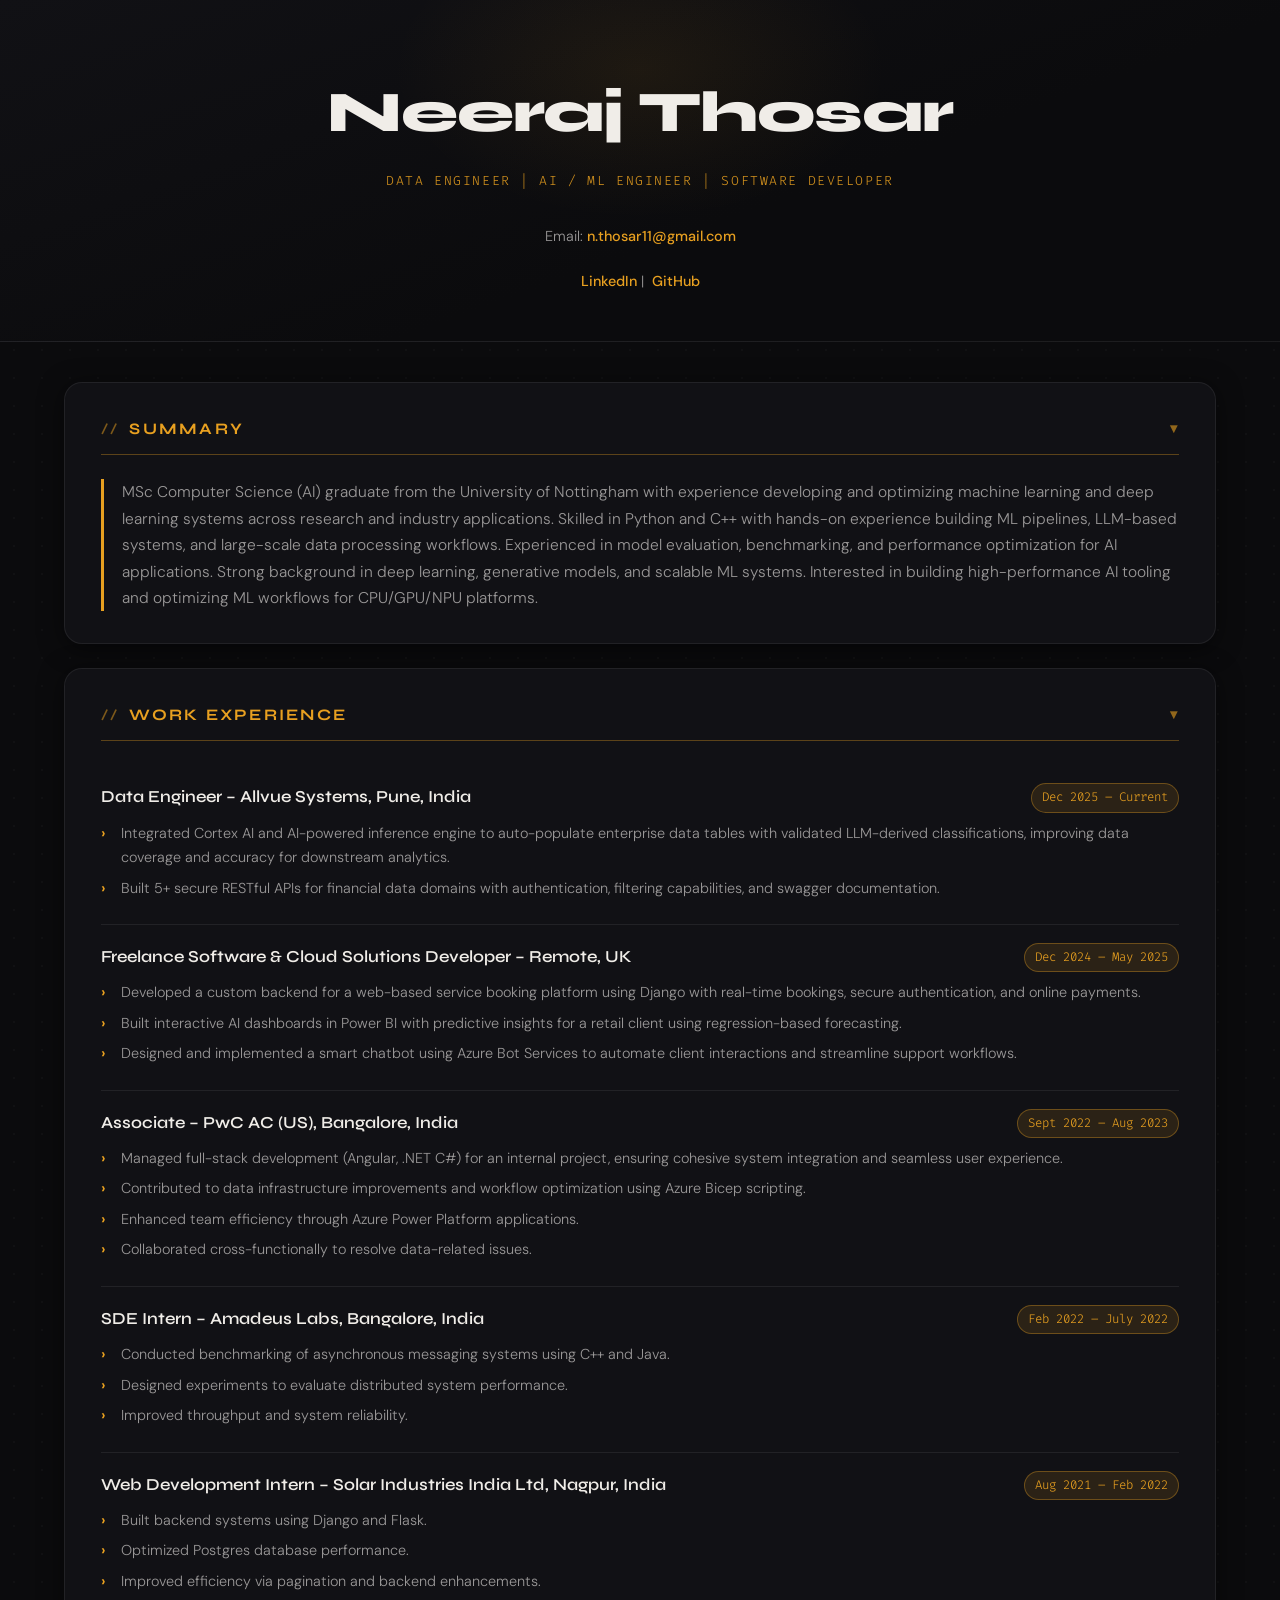
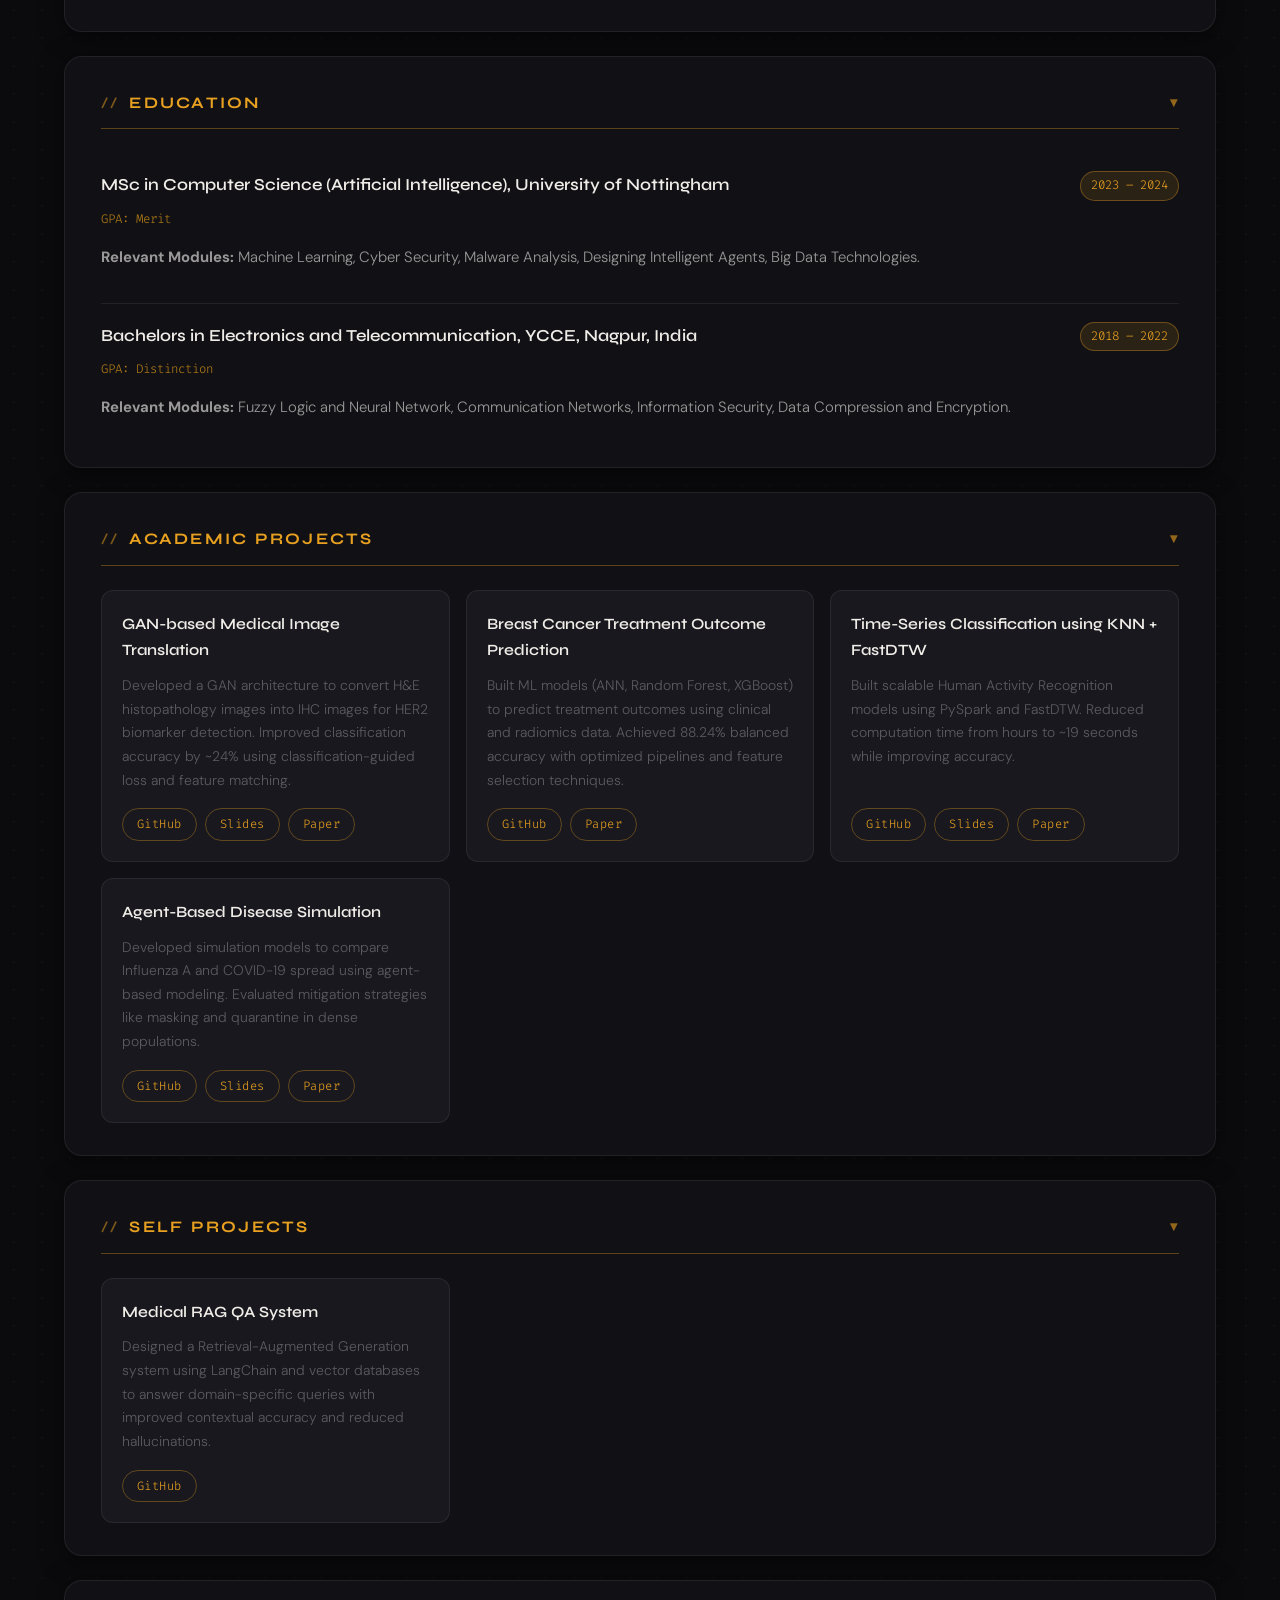
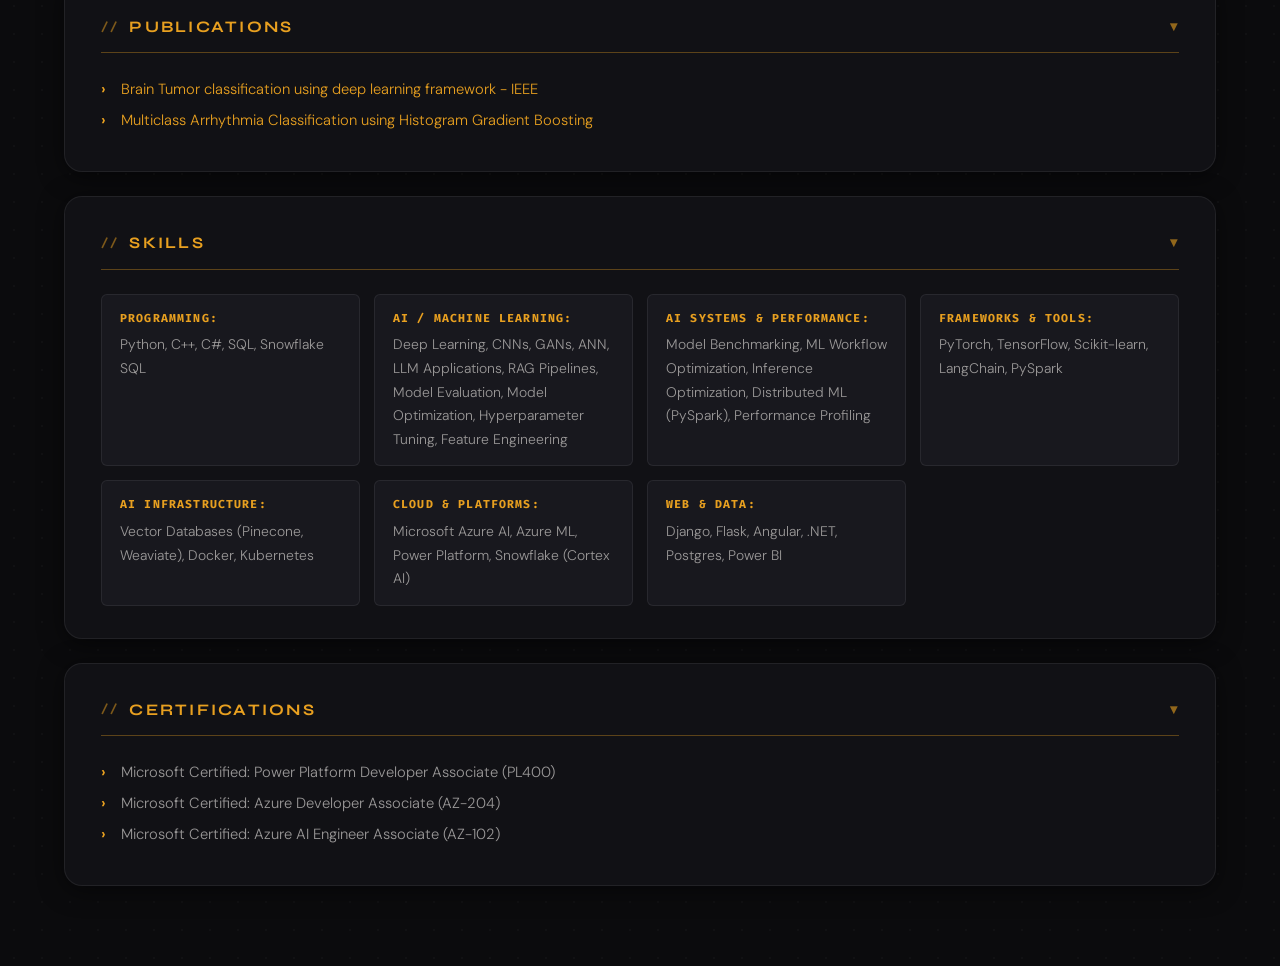
<file: index.html>
<!DOCTYPE html>
<html lang="en">
<head>
    <meta charset="UTF-8">
    <meta name="viewport" content="width=device-width, initial-scale=1.0">
    <title>Neeraj Thosar - CV</title>
    <link rel="stylesheet" href="styles.css?v=2">
</head>
<body>
    <header class="hero">
        <div class="hero__top">
            <h1>Neeraj Thosar</h1>
            <p class="hero__tagline">Data Engineer | AI / ML Engineer | Software Developer</p>
        </div>
        <div class="hero__contact">
            <p>Email: <a href="mailto:n.thosar11@gmail.com">n.thosar11@gmail.com</a></p>
        </div>
        <p><a href="https://www.linkedin.com/in/neeraj-thosar" target="_blank">LinkedIn</a> | <a href="https://github.com/neeraj-t11" target="_blank">GitHub</a></p>
    </header>

    <main>
        <section id="summary">
            <h2>Summary</h2>
            <p>MSc Computer Science (AI) graduate from the University of Nottingham with experience developing and optimizing machine
                learning and deep learning systems across research and industry applications. Skilled in Python and C++ with hands-on
                experience building ML pipelines, LLM-based systems, and large-scale data processing workflows. Experienced in model
                evaluation, benchmarking, and performance optimization for AI applications. Strong background in deep learning, generative
                models, and scalable ML systems. Interested in building high-performance AI tooling and optimizing ML workflows for
                CPU/GPU/NPU platforms.
</p>
        </section>


        
        <section id="experience">
            <h2>Work Experience</h2>

            <div class="entry">
                <div class="exp-header">
                    <h3>Data Engineer – Allvue Systems, Pune, India</h3>
                    <span>Dec 2025 – Current</span>
                </div>
                <ul>
                    <li>Integrated Cortex AI and AI-powered inference engine to auto-populate enterprise data tables with validated LLM-derived classifications, improving data coverage and accuracy for downstream analytics.</li>
                    <li>Built 5+ secure RESTful APIs for financial data domains with authentication, filtering capabilities, and swagger documentation.</li>
                </ul>
            </div>

            <div class="entry">
                <div class="exp-header">
                    <h3>Freelance Software & Cloud Solutions Developer – Remote, UK</h3>
                    <span>Dec 2024 – May 2025</span>
                </div>
                <ul>
                    <li>Developed a custom backend for a web-based service booking platform using Django with real-time bookings, secure authentication, and online payments.</li>
                    <li>Built interactive AI dashboards in Power BI with predictive insights for a retail client using regression-based forecasting.</li>
                    <li>Designed and implemented a smart chatbot using Azure Bot Services to automate client interactions and streamline support workflows.</li>
                </ul>
            </div>

            <div class="entry">
                <div class="exp-header">
                    <h3>Associate – PwC AC (US), Bangalore, India</h3>
                    <span>Sept 2022 – Aug 2023</span>
                </div>
                <ul>
                    <li>Managed full-stack development (Angular, .NET C#) for an internal project, ensuring cohesive system integration and seamless user experience.</li>
                    <li>Contributed to data infrastructure improvements and workflow optimization using Azure Bicep scripting.</li>
                    <li>Enhanced team efficiency through Azure Power Platform applications.</li>
                    <li>Collaborated cross-functionally to resolve data-related issues.</li>
                </ul>
            </div>

            <div class="entry">
                <div class="exp-header">
                    <h3>SDE Intern – Amadeus Labs, Bangalore, India</h3>
                    <span>Feb 2022 – July 2022</span>
                </div>
                <ul>
                    <li>Conducted benchmarking of asynchronous messaging systems using C++ and Java.</li>
                    <li>Designed experiments to evaluate distributed system performance.</li>
                    <li>Improved throughput and system reliability.</li>
                </ul>
            </div>

            <div class="entry">
                <div class="exp-header">
                    <h3>Web Development Intern – Solar Industries India Ltd, Nagpur, India</h3>
                    <span>Aug 2021 – Feb 2022</span>
                </div>
                <ul>
                    <li>Built backend systems using Django and Flask.</li>
                    <li>Optimized Postgres database performance.</li>
                    <li>Improved efficiency via pagination and backend enhancements.</li>
                </ul>
            </div>

        </section>



        <section id="education">
            <h2>Education</h2>

            <div class="entry">
                <div class="exp-header">
                    <h3>MSc in Computer Science (Artificial Intelligence), University of Nottingham</h3>
                    <span>2023 – 2024</span>
                </div>
                <p class="meta">GPA: Merit</p>
                <p><strong>Relevant Modules:</strong> Machine Learning, Cyber Security, Malware Analysis, Designing Intelligent Agents, Big Data Technologies.</p>
            </div>

            <div class="entry">
                <div class="exp-header">
                    <h3>Bachelors in Electronics and Telecommunication, YCCE, Nagpur, India</h3>
                    <span>2018 – 2022</span>
                </div>
                <p class="meta">GPA: Distinction</p>
                <p><strong>Relevant Modules:</strong> Fuzzy Logic and Neural Network, Communication Networks, Information Security, Data Compression and Encryption.</p>
            </div>

        </section>

        
        <section id="academic-projects">
            <h2>Academic Projects</h2>

            <div class="project-grid">

                <div class="card">
                    <div class="card-content">
                        <h3>GAN-based Medical Image Translation</h3>
                        <p>
                            Developed a GAN architecture to convert H&E histopathology images into IHC images for HER2 biomarker detection. 
                            Improved classification accuracy by ~24% using classification-guided loss and feature matching.
                        </p>
                    </div>

                    <div class="project-links">
                        <a href="https://github.com/neeraj-t11/HE_IHC_translation_dissertation" target="_blank">GitHub</a>
                        <a href="projects/gan-project/index.html" target="_blank">Slides</a>
                        <a href="projects/gan-project/paper.pdf" target="_blank">Paper</a>
                    </div>
                </div>

                <div class="card">
                    <div class="card-content">
                        <h3>Breast Cancer Treatment Outcome Prediction</h3>
                        <p>
                            Built ML models (ANN, Random Forest, XGBoost) to predict treatment outcomes using clinical and radiomics data. 
                            Achieved 88.24% balanced accuracy with optimized pipelines and feature selection techniques.
                        </p>
                    </div>

                    <div class="project-links">
                        <a href="https://github.com/neeraj-t11/Breast-Cancer-PCR-RFS-prediction" target="_blank">GitHub</a>
                        <!-- <a href="projects/breast-cancer/index.html" target="_blank">Slides</a> -->
                        <a href="projects/breast-cancer/paper.pdf" target="_blank">Paper</a>
                    </div>
                </div>


                <div class="card">
                    <div class="card-content">
                        <h3>Time-Series Classification using KNN + FastDTW</h3>
                        <p>
                            Built scalable Human Activity Recognition models using PySpark and FastDTW. 
                            Reduced computation time from hours to ~19 seconds while improving accuracy.
                        </p>
                    </div>

                    <div class="project-links">
                        <a href="https://github.com/neeraj-t11/Time-Series-Classification-using-KNN-with-DTW" target="_blank">GitHub</a>
                        <a href="projects/time-series/index.html" target="_blank">Slides</a>
                        <a href="projects/time-series/paper.pdf" target="_blank">Paper</a>
                    </div>
                </div>

                <div class="card">
                    <div class="card-content">
                        <h3>Agent-Based Disease Simulation</h3>
                        <p>
                            Developed simulation models to compare Influenza A and COVID-19 spread using agent-based modeling. 
                            Evaluated mitigation strategies like masking and quarantine in dense populations.
                        </p>
                    </div>

                    <div class="project-links">
                        <a href="https://github.com/neeraj-t11/COMP4105-Agent-Based-Epidemiology" target="_blank">GitHub</a>
                        <a href="projects/simulation/index.html" target="_blank">Slides</a>
                        <a href="projects/simulation/paper.pdf" target="_blank">Paper</a>
                    </div>
                </div>

            </div>
        </section>


        <section id="self-projects">
        <h2>Self Projects</h2>
            <div class="project-grid">
                <div class="card">
                    <div class="card-content">
                        <h3>Medical RAG QA System</h3>
                        <p>
                            Designed a Retrieval-Augmented Generation system using LangChain and vector databases to answer domain-specific queries 
                            with improved contextual accuracy and reduced hallucinations.
                        </p>
                    </div>

                    <div class="project-links">
                        <a href="https://github.com/neeraj-t11/Medical-Chatbot-RAG" target="_blank">GitHub</a>
                    </div>
                </div>
            </div>
        </section>

        <section id="publications">
            <h2>Publications</h2>
            <ul>
                <li><a href="https://ieeexplore.ieee.org/document/9929922" target="_blank">Brain Tumor classification using deep learning framework - IEEE</a></li>
                <li><a href="https://doi.org/10.1109/R10-HTC54060.2022.9929922" target="_blank">Multiclass Arrhythmia Classification using Histogram Gradient Boosting</a></li>
            </ul>
        </section>

        <!-- SKILLS -->
        <section id="skills">
            <h2>Skills</h2>
            <div class="skills-grid">

                <div class="skill-group">
                    <p><strong>Programming:</strong> Python, C++, C#, SQL, Snowflake SQL</p>
                </div>

                <div class="skill-group">
                    <p><strong>AI / Machine Learning:</strong> Deep Learning, CNNs, GANs, ANN, LLM Applications, RAG Pipelines, Model Evaluation, Model Optimization, Hyperparameter Tuning, Feature Engineering</p>
                </div>

                <div class="skill-group">
                    <p><strong>AI Systems & Performance:</strong> Model Benchmarking, ML Workflow Optimization, Inference Optimization, Distributed ML (PySpark), Performance Profiling</p>
                </div>

                <div class="skill-group">
                    <p><strong>Frameworks & Tools:</strong> PyTorch, TensorFlow, Scikit-learn, LangChain, PySpark</p>
                </div>

                <div class="skill-group">
                    <p><strong>AI Infrastructure:</strong> Vector Databases (Pinecone, Weaviate), Docker, Kubernetes</p>
                </div>

                <div class="skill-group">
                    <p><strong>Cloud & Platforms:</strong> Microsoft Azure AI, Azure ML, Power Platform, Snowflake (Cortex AI)</p>
                </div>

                <div class="skill-group">
                    <p><strong>Web & Data:</strong> Django, Flask, Angular, .NET, Postgres, Power BI</p>
                </div>

            </div>
        </section>

        <section id="certifications">
            <h2>Certifications</h2>
            <ul>
                <li>Microsoft Certified: Power Platform Developer Associate (PL400)</li>
                <li>Microsoft Certified: Azure Developer Associate (AZ-204)</li>
                <li>Microsoft Certified: Azure AI Engineer Associate (AZ-102)</li>
            </ul>
        </section>

    </main>

    <script src="script.js"></script>
</body>
</html>
</file>
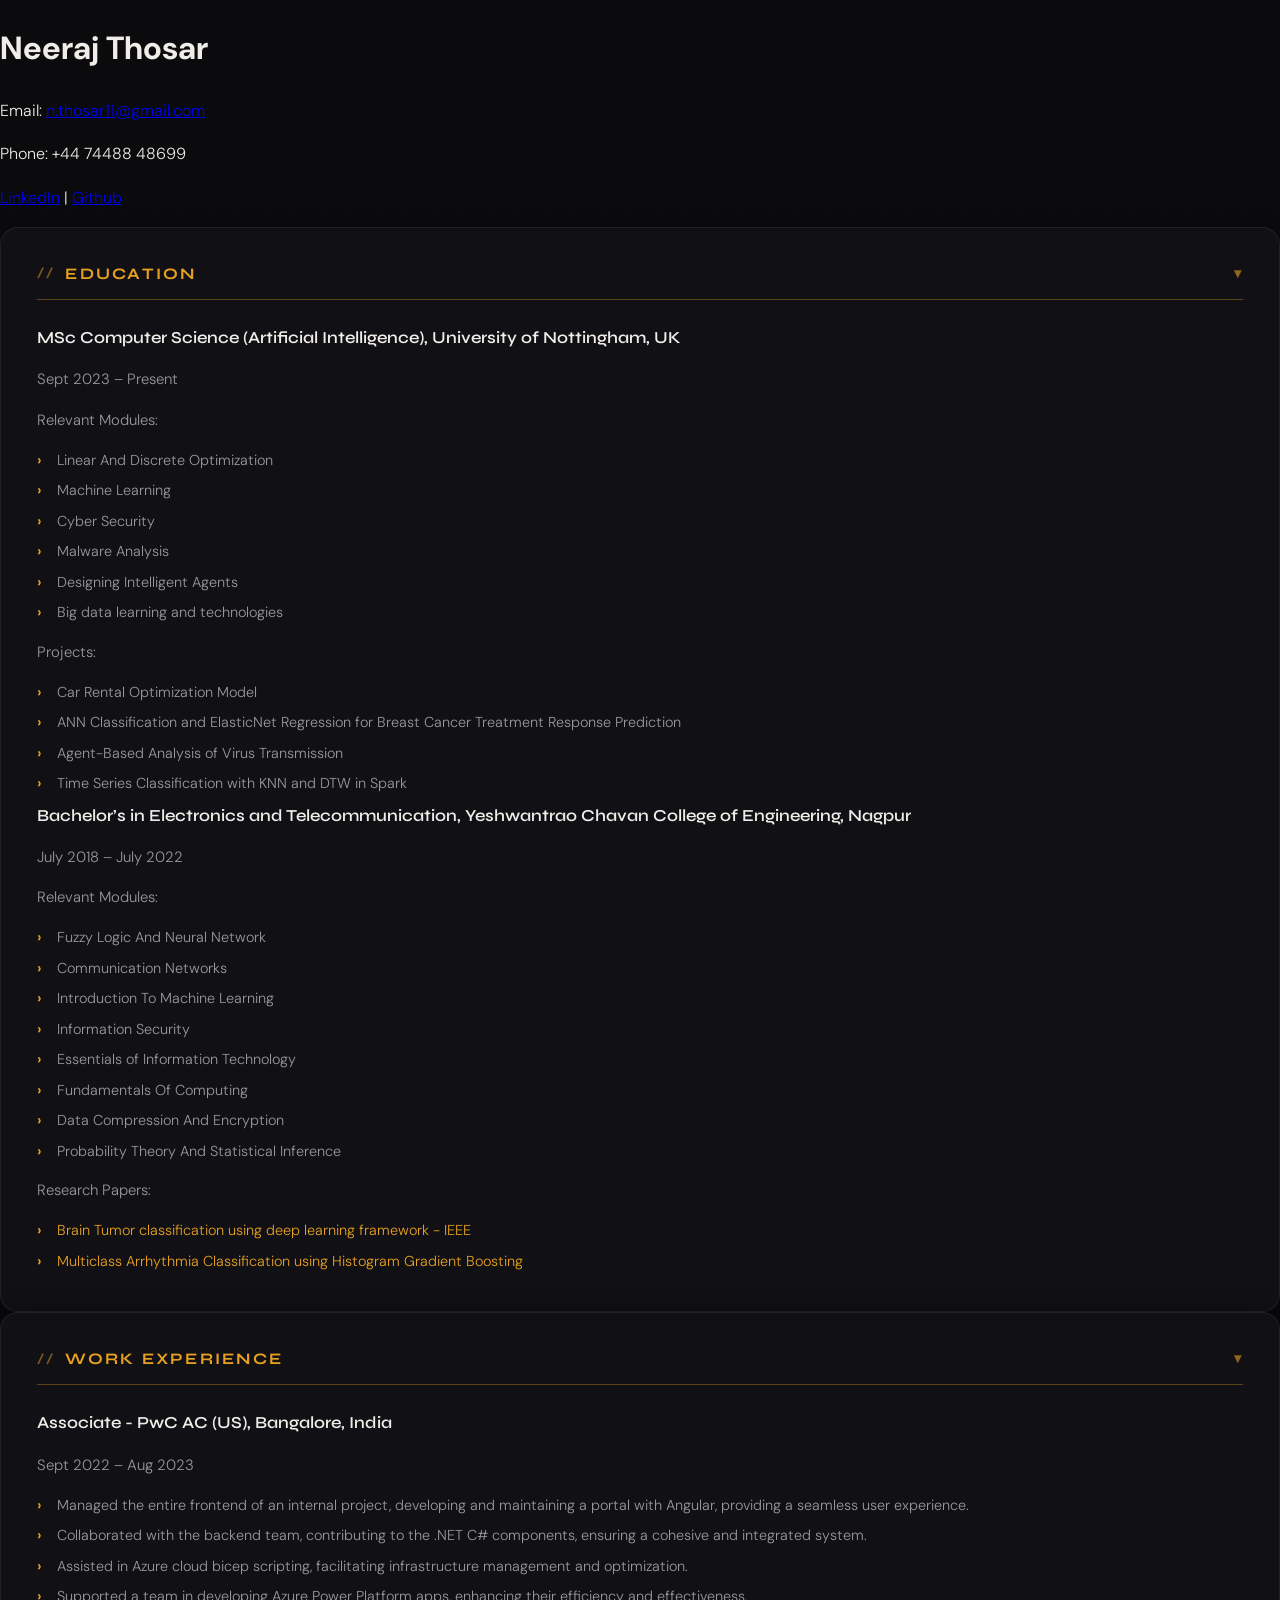
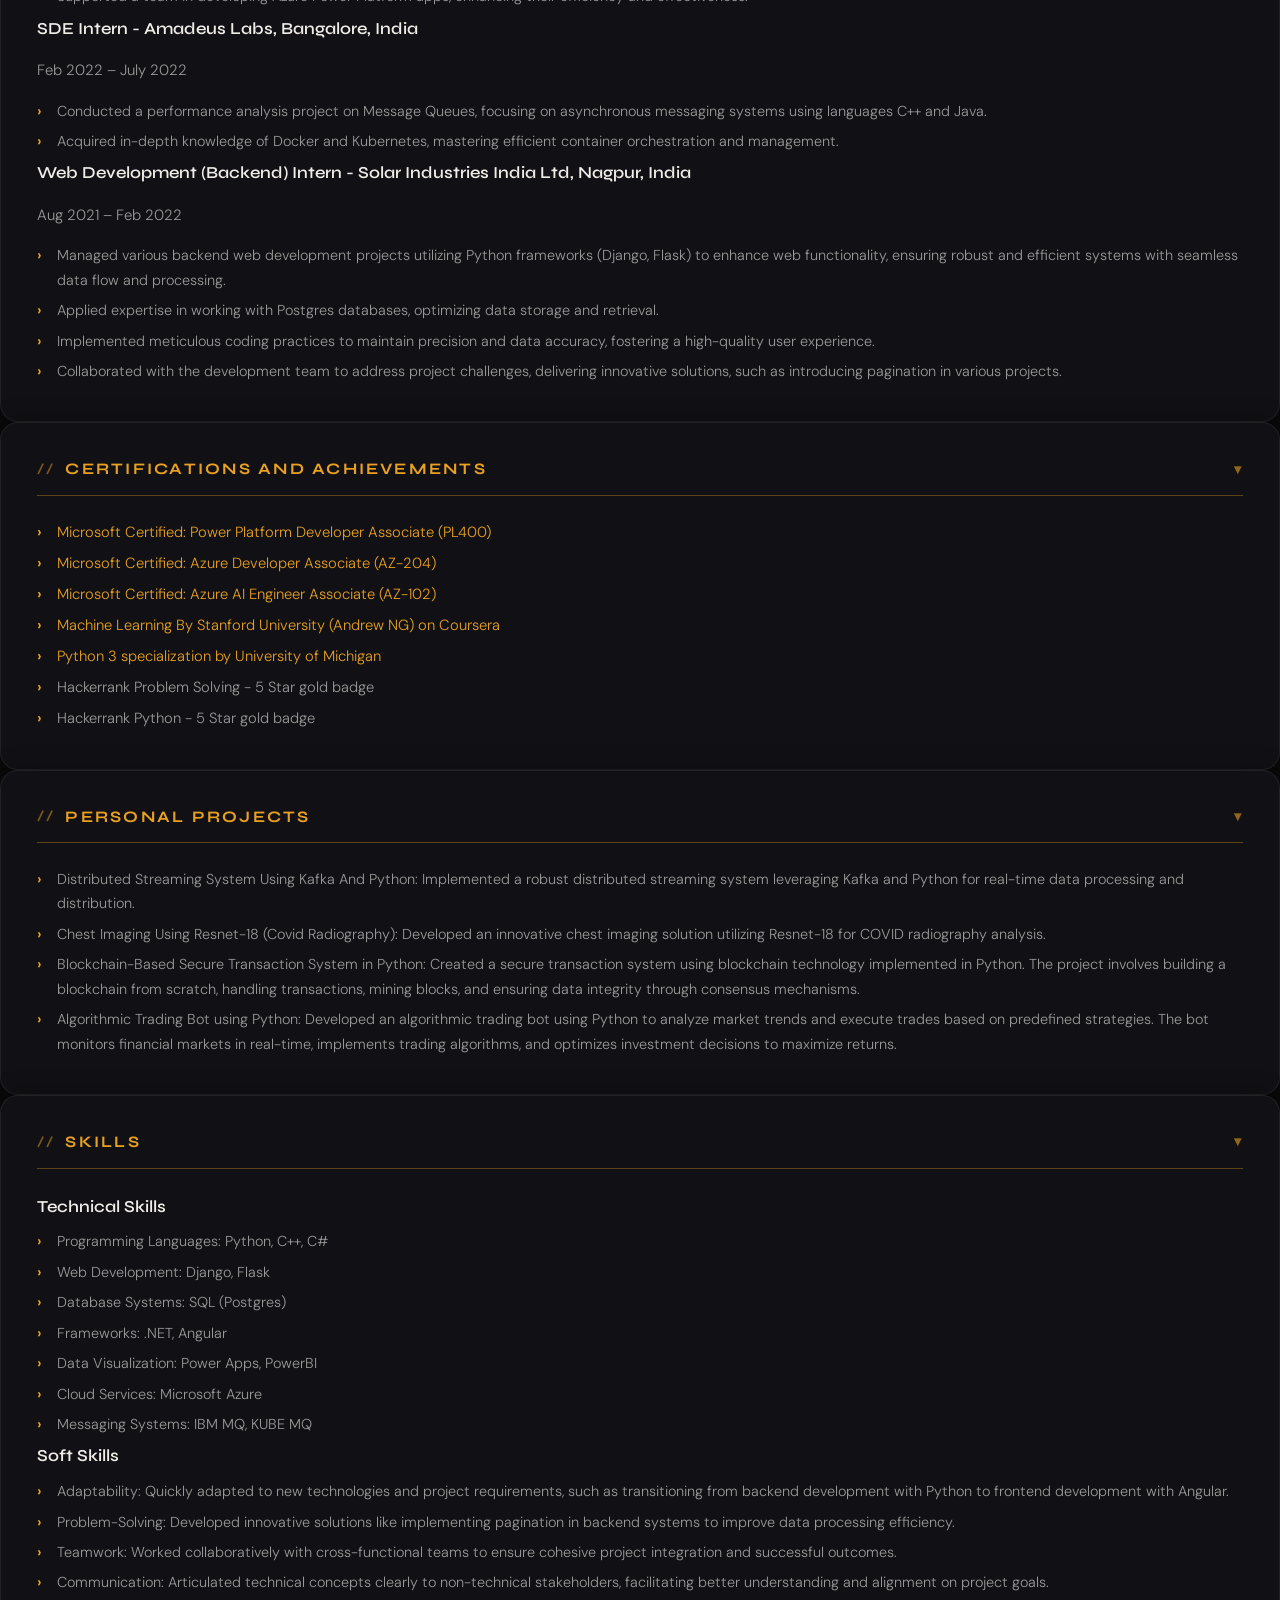
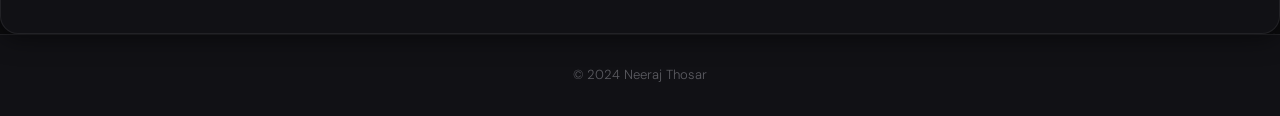
<file: index_old.html>
<!DOCTYPE html>
<html lang="en">
<head>
    <meta charset="UTF-8">
    <meta name="viewport" content="width=device-width, initial-scale=1.0">
    <title>Neeraj Thosar - CV</title>
    <link rel="stylesheet" href="styles.css">
</head>
<body>
    <header>
        <h1>Neeraj Thosar</h1>
        <p>Email: <a href="mailto:n.thosar11@gmail.com">n.thosar11@gmail.com</a></p>
        <p>Phone: +44 74488 48699</p>
        <p><a href="https://www.linkedin.com/in/neeraj-thosar" target="_blank">LinkedIn</a> | <a href="https://github.com/neeraj-t11" target="_blank">Github</a></p>
    </header>
    
    <section id="education">
        <h2>Education</h2>
        <h3>MSc Computer Science (Artificial Intelligence), University of Nottingham, UK</h3>
        <p>Sept 2023 – Present</p>
        <p>Relevant Modules:</p>
        <ul>
            <li>Linear And Discrete Optimization</li>
            <li>Machine Learning</li>
            <li>Cyber Security</li>
            <li>Malware Analysis</li>
            <li>Designing Intelligent Agents</li>
            <li>Big data learning and technologies</li>
        </ul>
        <p>Projects:</p>
        <ul>
            <li>Car Rental Optimization Model</li>
            <li>ANN Classification and ElasticNet Regression for Breast Cancer Treatment Response Prediction</li>
            <li>Agent-Based Analysis of Virus Transmission</li>
            <li>Time Series Classification with KNN and DTW in Spark</li>
        </ul>
        <h3>Bachelor’s in Electronics and Telecommunication, Yeshwantrao Chavan College of Engineering, Nagpur</h3>
        <p>July 2018 – July 2022</p>
        <p>Relevant Modules:</p>
        <ul>
            <li>Fuzzy Logic And Neural Network</li>
            <li>Communication Networks</li>
            <li>Introduction To Machine Learning</li>
            <li>Information Security</li>
            <li>Essentials of Information Technology</li>
            <li>Fundamentals Of Computing</li>
            <li>Data Compression And Encryption</li>
            <li>Probability Theory And Statistical Inference</li>
        </ul>
        <p>Research Papers:</p>
        <ul>
            <li><a href="https://ieeexplore.ieee.org/document/9929922" target="_blank">Brain Tumor classification using deep learning framework - IEEE</a></li>
            <li><a href="https://doi.org/10.1109/R10-HTC54060.2022.9929922" target="_blank">Multiclass Arrhythmia Classification using Histogram Gradient Boosting</a></li>
        </ul>
    </section>

    <section id="work-experience">
        <h2>Work Experience</h2>
        <h3>Associate - PwC AC (US), Bangalore, India</h3>
        <p>Sept 2022 – Aug 2023</p>
        <ul>
            <li>Managed the entire frontend of an internal project, developing and maintaining a portal with Angular, providing a seamless user experience.</li>
            <li>Collaborated with the backend team, contributing to the .NET C# components, ensuring a cohesive and integrated system.</li>
            <li>Assisted in Azure cloud bicep scripting, facilitating infrastructure management and optimization.</li>
            <li>Supported a team in developing Azure Power Platform apps, enhancing their efficiency and effectiveness.</li>
        </ul>
        <h3>SDE Intern - Amadeus Labs, Bangalore, India</h3>
        <p>Feb 2022 – July 2022</p>
        <ul>
            <li>Conducted a performance analysis project on Message Queues, focusing on asynchronous messaging systems using languages C++ and Java.</li>
            <li>Acquired in-depth knowledge of Docker and Kubernetes, mastering efficient container orchestration and management.</li>
        </ul>
        <h3>Web Development (Backend) Intern - Solar Industries India Ltd, Nagpur, India</h3>
        <p>Aug 2021 – Feb 2022</p>
        <ul>
            <li>Managed various backend web development projects utilizing Python frameworks (Django, Flask) to enhance web functionality, ensuring robust and efficient systems with seamless data flow and processing.</li>
            <li>Applied expertise in working with Postgres databases, optimizing data storage and retrieval.</li>
            <li>Implemented meticulous coding practices to maintain precision and data accuracy, fostering a high-quality user experience.</li>
            <li>Collaborated with the development team to address project challenges, delivering innovative solutions, such as introducing pagination in various projects.</li>
        </ul>
    </section>

    <section id="certifications">
        <h2>Certifications and Achievements</h2>
        <ul>
            <li><a href="https://learn.microsoft.com/api/credentials/share/en-us/neerajthosar-0647/1983FA128CF00463?sharingId=6A936F6DA5BC5CF3" target="_blank">Microsoft Certified: Power Platform Developer Associate (PL400)</a></li>
            <li><a href="https://learn.microsoft.com/api/credentials/share/en-us/neerajthosar-0647/93246AC25E1A77B9?sharingId=6A936F6DA5BC5CF3" target="_blank">Microsoft Certified: Azure Developer Associate (AZ-204)</a></li>
            <li><a href="https://learn.microsoft.com/api/credentials/share/en-us/neerajthosar-0647/A21BE927247128DD?sharingId=6A936F6DA5BC5CF3" target="_blank">Microsoft Certified: Azure AI Engineer Associate (AZ-102)</a></li>
            <li><a href="https://coursera.org/share/1f84e748b219d47a245b483a3388b0a3" target="_blank">Machine Learning By Stanford University (Andrew NG) on Coursera</a></li>
            <li><a href="https://coursera.org/share/4b7bb2c3c0264dc5b452ecd4bbb6f4dd" target="_blank">Python 3 specialization by University of Michigan</a></li>
            <li>Hackerrank Problem Solving - 5 Star gold badge</li>
            <li>Hackerrank Python - 5 Star gold badge</li>
        </ul>
    </section>

    <section id="personal-projects">
        <h2>Personal Projects</h2>
        <ul>
            <li>Distributed Streaming System Using Kafka And Python: Implemented a robust distributed streaming system leveraging Kafka and Python for real-time data processing and distribution.</li>
            <li>Chest Imaging Using Resnet-18 (Covid Radiography): Developed an innovative chest imaging solution utilizing Resnet-18 for COVID radiography analysis.</li>
            <li>Blockchain-Based Secure Transaction System in Python: Created a secure transaction system using blockchain technology implemented in Python. The project involves building a blockchain from scratch, handling transactions, mining blocks, and ensuring data integrity through consensus mechanisms.</li>
            <li>Algorithmic Trading Bot using Python: Developed an algorithmic trading bot using Python to analyze market trends and execute trades based on predefined strategies. The bot monitors financial markets in real-time, implements trading algorithms, and optimizes investment decisions to maximize returns.</li>
        </ul>
    </section>

    <section id="skills">
        <h2>Skills</h2>
        <h3>Technical Skills</h3>
        <ul>
            <li>Programming Languages: Python, C++, C#</li>
            <li>Web Development: Django, Flask</li>
            <li>Database Systems: SQL (Postgres)</li>
            <li>Frameworks: .NET, Angular</li>
            <li>Data Visualization: Power Apps, PowerBI</li>
            <li>Cloud Services: Microsoft Azure</li>
            <li>Messaging Systems: IBM MQ, KUBE MQ</li>
        </ul>
        <h3>Soft Skills</h3>
        <ul>
            <li>Adaptability: Quickly adapted to new technologies and project requirements, such as transitioning from backend development with Python to frontend development with Angular.</li>
            <li>Problem-Solving: Developed innovative solutions like implementing pagination in backend systems to improve data processing efficiency.</li>
            <li>Teamwork: Worked collaboratively with cross-functional teams to ensure cohesive project integration and successful outcomes.</li>
            <li>Communication: Articulated technical concepts clearly to non-technical stakeholders, facilitating better understanding and alignment on project goals.</li>
        </ul>
    </section>

    <footer>
        <p>&copy; 2024 Neeraj Thosar</p>
    </footer>
    <script src="script.js"></script>
</body>
</html>
</file>
<file: styles.css>
/* =============================================
   NEERAJ THOSAR — PORTFOLIO
   Theme: Technical Editorial
   Palette: Deep Obsidian + Amber Gold
   ============================================= */

@import url('https://fonts.googleapis.com/css2?family=Syne:wght@400;600;700;800&family=Fira+Code:wght@400;500&family=DM+Sans:ital,wght@0,300;0,400;0,500;1,300&display=swap');

/* ── CSS Variables ── */
:root {
  --bg:          #0b0b0d;
  --bg-section:  #111115;
  --bg-card:     #18181e;
  --bg-card-alt: #1f1f27;

  --accent:      #e8a020;
  --accent-dim:  #b07a16;
  --accent-glow: rgba(232, 160, 32, 0.12);

  --text-primary:   #f0ede8;
  --text-secondary: #9a9898;
  --text-muted:     #5a5a60;

  --border:      rgba(255, 255, 255, 0.07);
  --border-accent: rgba(232, 160, 32, 0.35);

  --radius-sm: 6px;
  --radius-md: 12px;
  --radius-lg: 18px;

  --shadow-card: 0 4px 24px rgba(0,0,0,0.5);
  --shadow-hover: 0 8px 40px rgba(232,160,32,0.12);

  --font-display: 'Syne', sans-serif;
  --font-mono:    'Fira Code', monospace;
  --font-body:    'DM Sans', sans-serif;

  --max-width: 1200px;
}

/* ── Reset & Base ── */
*, *::before, *::after {
  box-sizing: border-box;
}

html {
  scroll-behavior: smooth;
}

body {
  font-family: var(--font-body);
  font-weight: 300;
  margin: 0;
  padding: 0;
  background-color: var(--bg);
  color: var(--text-primary);
  line-height: 1.7;
  /* Subtle dot-grid texture */
  background-image: radial-gradient(circle, rgba(255,255,255,0.025) 1px, transparent 1px);
  background-size: 28px 28px;
}

/* ── HERO / HEADER ── */
header.hero {
  background: linear-gradient(160deg, #111115 0%, #0b0b0d 60%);
  border-bottom: 1px solid var(--border);
  padding: 64px 40px 48px;
  text-align: center;
  position: relative;
  overflow: hidden;
}

/* Glow orb behind header */
header.hero::before {
  content: '';
  position: absolute;
  top: -80px;
  left: 50%;
  transform: translateX(-50%);
  width: 500px;
  height: 300px;
  background: radial-gradient(ellipse, rgba(232,160,32,0.08) 0%, transparent 70%);
  pointer-events: none;
}

header.hero h1 {
  font-family: var(--font-display);
  font-weight: 800;
  font-size: clamp(2.2rem, 5vw, 3.6rem);
  margin: 0 0 8px;
  letter-spacing: -0.02em;
  color: var(--text-primary);
}

.hero__tagline {
  font-family: var(--font-mono);
  font-size: 0.82rem;
  color: var(--accent);
  letter-spacing: 0.12em;
  text-transform: uppercase;
  margin: 0 0 32px;
  opacity: 0.9;
}

.hero__contact {
  display: flex;
  flex-wrap: wrap;
  gap: 16px 32px;
  justify-content: center;
  margin-bottom: 20px;
}

.hero__contact p {
  margin: 0;
  font-size: 0.9rem;
  color: var(--text-secondary);
}

.hero__contact p a,
header.hero > p a {
  color: var(--accent);
  text-decoration: none;
  font-weight: 500;
  transition: color 0.2s;
}

.hero__contact p a:hover,
header.hero > p a:hover {
  color: var(--text-primary);
}

header.hero > p {
  margin: 0;
  font-size: 0.9rem;
  color: var(--text-secondary);
}

/* Separator dots between links */
header.hero > p a + a {
  margin-left: 4px;
}

/* ── MAIN CONTENT ── */
main {
  max-width: var(--max-width);
  margin: 0 auto;
  padding: 40px 24px 80px;
  display: flex;
  flex-direction: column;
  gap: 24px;
}

/* ── SECTIONS ── */
section {
  background: var(--bg-section);
  border: 1px solid var(--border);
  border-radius: var(--radius-lg);
  padding: 32px 36px;
  box-shadow: var(--shadow-card);
  transition: box-shadow 0.3s;
}

section:hover {
  box-shadow: 0 6px 36px rgba(0,0,0,0.55);
}

section h2 {
  font-family: var(--font-display);
  font-weight: 700;
  font-size: 1rem;
  text-transform: uppercase;
  letter-spacing: 0.14em;
  color: var(--accent);
  margin: 0 0 24px;
  padding-bottom: 12px;
  border-bottom: 1px solid var(--border-accent);
  display: flex;
  align-items: center;
  gap: 10px;
  cursor: pointer;
}

/* Subtle marker before h2 */
section h2::before {
  content: '//';
  font-family: var(--font-mono);
  font-size: 0.75rem;
  opacity: 0.5;
}

/* Collapse indicator arrow */
section h2 .collapse-indicator {
  margin-left: auto;
  font-size: 0.85rem;
  opacity: 0.6;
  font-family: var(--font-body);
  transition: transform 0.2s;
}

section h2.collapsed .collapse-indicator {
  opacity: 0.4;
}

section h3 {
  font-family: var(--font-display);
  font-weight: 600;
  font-size: 1.05rem;
  color: var(--text-primary);
  margin: 0;
}

section p {
  color: var(--text-secondary);
  font-size: 0.93rem;
}

section a {
  color: var(--accent);
  text-decoration: none;
  transition: color 0.2s;
}

section a:hover {
  color: var(--text-primary);
  text-decoration: underline;
}

/* ── SUMMARY ── */
#summary p {
  font-size: 0.97rem;
  color: var(--text-secondary);
  border-left: 3px solid var(--accent);
  padding-left: 18px;
  margin: 0;
}

/* ── EXPERIENCE / EDUCATION ENTRIES ── */
.entry {
  padding: 18px 0;
  border-bottom: 1px solid var(--border);
}

.entry:last-child {
  border-bottom: none;
  padding-bottom: 0;
}

.exp-header {
  display: flex;
  justify-content: space-between;
  align-items: flex-start;
  gap: 12px;
  flex-wrap: wrap;
  margin-bottom: 8px;
}

.exp-header span {
  font-family: var(--font-mono);
  font-size: 0.78rem;
  color: var(--accent);
  white-space: nowrap;
  background: var(--accent-glow);
  border: 1px solid var(--border-accent);
  padding: 3px 10px;
  border-radius: 99px;
  flex-shrink: 0;
}

ul {
  list-style: none;
  padding-left: 0;
  margin: 8px 0 0;
}

ul li {
  position: relative;
  padding-left: 20px;
  margin-bottom: 6px;
  font-size: 0.9rem;
  color: var(--text-secondary);
}

ul li::before {
  content: '›';
  position: absolute;
  left: 0;
  color: var(--accent);
  font-weight: 700;
}

/* Education meta */
p.meta {
  font-family: var(--font-mono);
  font-size: 0.78rem;
  color: var(--accent-dim);
  margin: 4px 0;
}

/* ── PROJECT GRID ── */
.project-grid {
  display: grid;
  grid-template-columns: repeat(auto-fill, minmax(260px, 1fr));
  gap: 16px;
}

.card {
  display: flex;
  flex-direction: column;
  justify-content: space-between;
  background: var(--bg-card);
  border: 1px solid var(--border);
  border-radius: var(--radius-md);
  padding: 20px;
  /* min-height: 200px; */
  transition: transform 0.22s ease, box-shadow 0.22s ease, border-color 0.22s ease;
  position: relative;
  overflow: hidden;
}

/* Accent line at top of card */
.card::before {
  content: '';
  position: absolute;
  top: 0; left: 0; right: 0;
  height: 2px;
  background: linear-gradient(90deg, var(--accent) 0%, transparent 100%);
  opacity: 0;
  transition: opacity 0.22s;
}

.card:hover {
  transform: translateY(-4px);
  box-shadow: var(--shadow-hover);
  border-color: var(--border-accent);
}

.card:hover::before {
  opacity: 1;
}

.card h3 {
  font-family: var(--font-display);
  font-weight: 600;
  font-size: 0.98rem;
  color: var(--text-primary);
  margin: 0 0 10px;
}

.card-content {
  flex-grow: 1;
}

.card-content p {
  font-size: 0.87rem;
  color: var(--text-muted);
  margin: 0;
}

/* ── PROJECT LINKS / BUTTONS ── */
.project-links {
  display: flex;
  flex-wrap: wrap;
  gap: 8px;
  margin-top: 16px;
}

.project-links a {
  display: inline-block;
  padding: 5px 14px;
  font-family: var(--font-mono);
  font-size: 0.76rem;
  letter-spacing: 0.04em;
  color: var(--accent);
  border: 1px solid var(--border-accent);
  border-radius: 99px;
  text-decoration: none;
  background: transparent;
  transition: background 0.18s, color 0.18s;
}

.project-links a:hover {
  background: var(--accent);
  color: #000;
  text-decoration: none;
}

/* ── SKILLS ── */
.skills-grid {
  display: grid;
  grid-template-columns: repeat(auto-fill, minmax(240px, 1fr));
  gap: 14px;
}

.skill-group {
  background: var(--bg-card);
  border: 1px solid var(--border);
  border-radius: var(--radius-sm);
  padding: 14px 18px;
}

.skill-group p {
  margin: 0;
  font-size: 0.87rem;
  color: var(--text-secondary);
}

.skill-group strong {
  display: block;
  font-family: var(--font-mono);
  font-size: 0.72rem;
  letter-spacing: 0.1em;
  text-transform: uppercase;
  color: var(--accent);
  margin-bottom: 5px;
}

/* ── CERTIFICATIONS & PUBLICATIONS ── */
#certifications ul li,
#publications ul li {
  font-size: 0.92rem;
}

/* ── FOOTER (if added) ── */
footer {
  background: var(--bg-section);
  border-top: 1px solid var(--border);
  color: var(--text-muted);
  text-align: center;
  padding: 16px;
  font-size: 0.82rem;
}

/* ── ANIMATIONS ── */
@keyframes fadeUp {
  from { opacity: 0; transform: translateY(18px); }
  to   { opacity: 1; transform: translateY(0); }
}

header.hero .hero__top {
  animation: fadeUp 0.6s ease both;
}

header.hero .hero__contact {
  animation: fadeUp 0.6s 0.15s ease both;
}

section {
  animation: fadeUp 0.5s ease both;
}

/* Stagger sections */
section:nth-child(1) { animation-delay: 0.05s; }
section:nth-child(2) { animation-delay: 0.10s; }
section:nth-child(3) { animation-delay: 0.15s; }
section:nth-child(4) { animation-delay: 0.20s; }
section:nth-child(5) { animation-delay: 0.25s; }
section:nth-child(6) { animation-delay: 0.30s; }
section:nth-child(7) { animation-delay: 0.35s; }

/* ── RESPONSIVE ── */
@media (max-width: 768px) {
  header.hero {
    padding: 48px 24px 36px;
  }

  section {
    padding: 24px 20px;
  }

  .exp-header {
    flex-direction: column;
    gap: 6px;
  }

  .exp-header span {
    align-self: flex-start;
  }
}

@media (max-width: 480px) {
  main {
    padding: 24px 16px 60px;
    gap: 16px;
  }

  header.hero h1 {
    font-size: 1.9rem;
  }

  .project-grid {
    grid-template-columns: 1fr;
  }

  .skills-grid {
    grid-template-columns: 1fr;
  }
}
</file>
